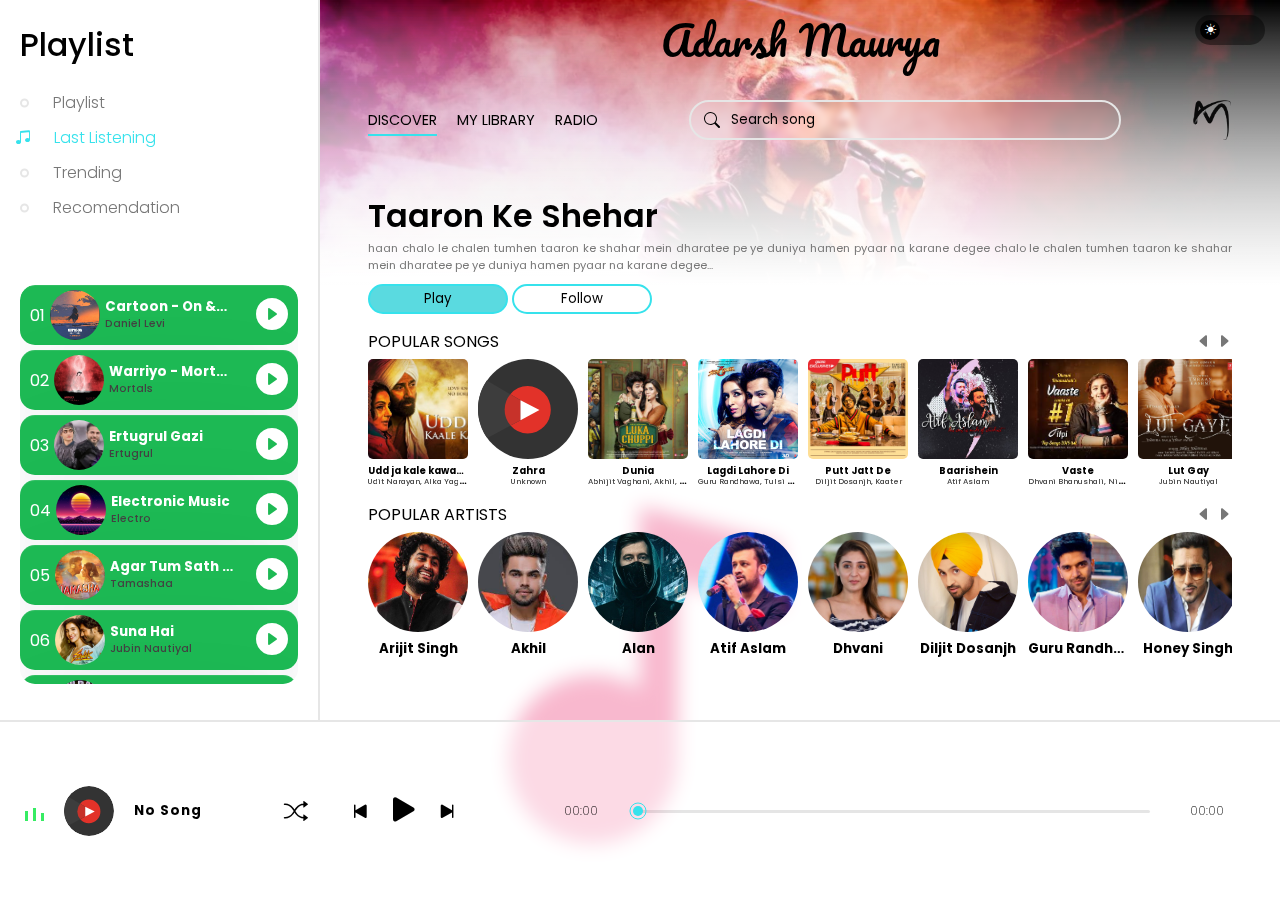
<file: index.html>
<!DOCTYPE html>
<html lang="en">

<head>
    <meta charset="UTF-8">
    <meta name="viewport" content="width=device-width, initial-scale=1.0">
    <meta name="theme-color" content="#121213">
    <title>Music Player Website</title>
    <link rel="stylesheet" href="./css/style.css">
    <link rel="icon" href="./otherImages/logo.png">
    <link rel="stylesheet" href="./css/mediaQuery.css">
    <link rel="stylesheet" href="https://cdn.jsdelivr.net/npm/bootstrap-icons@1.10.5/font/bootstrap-icons.css">
</head>

<body class="dark">
    <img src="./otherImages/bg_svg.svg" alt="" class="bg">
    <div class="container">
        <section>
            <div class="menu" id="sidebar">
                <div class="header">
                    <h1>Playlist</h1>
                    <i class="bi bi-x-lg close"></i>
                </div>
                <div class="playlists">
                    <h4><span></span><i class="bi bi-music-note-beamed"></i>
                        <p> playlist</p>
                    </h4>
                    <h4 class="active"><span></span><i class="bi bi-music-note-beamed"></i>
                        <p> Last listening</p>
                    </h4>
                    <h4><span></span><i class="bi bi-music-note-beamed"></i>
                        <p> trending</p>
                    </h4>
                    <h4><span></span><i class="bi bi-music-note-beamed"></i>
                        <p> recomendation</p>
                    </h4>
                </div>
                <div class="menu-songs">
                    <ul>
                    </ul>
                </div>
            </div>
            <div class="songs">
                <p class="createdbyname">Adarsh Maurya</p>
                <div class="dark-mode">
                    <div class="dark-btn">
                        <div class="btn">
                            <i class="bi bi-moon-stars"></i>
                            <i class="bi bi-sun-fill"></i>
                        </div>
                    </div>
                </div>
                <nav>
                    <div class="mobile-hamb">
                        <div class="one"></div>
                        <div class="two"></div>
                        <div class="three"></div>
                    </div>
                    <ul class="nav-links">
                        <li class="active2">Discover</li>
                        <li>My Library</li>
                        <li>Radio</li>
                    </ul>
                    <div class="search">
                        <i class="bi bi-search"></i>
                        <input type="text" placeholder="Search song" spellcheck="false" id="search-item">
                        <div class="result">
                            <div class="first">
                                <h2>Songs</h2>
                                <div class="song-results">
                                    <ul>
                                    </ul>
                                </div>
                            </div>
                            <div class="second">
                                <h2>Artist</h2>
                                <div class="artist-results">
                                    <ul>
                                    </ul>
                                </div>
                            </div>
                        </div>
                    </div>
                    <img src="./otherImages/logo.png" class="logo" alt="">
                </nav>
                <div class="content">
                    <h1>Taaron Ke Shehar</h1>
                    <p>haan chalo le chalen tumhen taaron ke shahar mein dharatee pe ye duniya hamen pyaar na karane
                        degee chalo le chalen tumhen taaron ke shahar mein dharatee pe ye duniya hamen pyaar na karane
                        degee...</p>
                    <div class="buttons">
                        <button>Play</button>
                        <button>Follow</button>
                    </div>
                </div>
                <div class="popular-songs popular-container">
                    <div class="upper">
                        <h4>Popular songs</h4>
                        <div class="left-right-btn">
                            <i class="bi bi-caret-left-fill"></i>
                            <i class="bi bi-caret-right-fill"></i>
                        </div>
                    </div>
                    <div class="items pop-songs">
                        <ul>
                        </ul>
                    </div>
                </div>
                <div class="popular-artist popular-container">
                    <div class="upper">
                        <h4>Popular artists</h4>
                        <div class="left-right-btn">
                            <i class="bi bi-caret-left-fill"></i>
                            <i class="bi bi-caret-right-fill"></i>
                        </div>
                    </div>
                    <div class="items pop-artist">
                        <ul>
                        </ul>
                    </div>
                </div>
            </div>
        </section>
    </div>
    <footer class="song-ctrl">
        <div class="controles">
            <div class="song-info">
                <div class="wave ">
                    <div class="wave1"></div>
                    <div class="wave1"></div>
                    <div class="wave1"></div>
                </div>
                <div class="imgandname">
                    <div class="poster-container">
                        <img src="./otherImages/music-icon.svg"  id="poster" alt="">
                    </div>
                    <h5 class="title">No Song</span></h5>
                </div>
            </div>
            <div class="icons">
                <i class="bi bi-shuffle" onclick="loop(this)"></i>
                <div class="control-icons">
                    <div class="control-icons-inner" id="no-song">
                        <i class="bi bi-skip-start-fill" style="pointer-events: none;"></i>
                        <i class="bi bi-play-fill play-and-pause" style="pointer-events: none;"></i>
                        <i class="bi bi-skip-end-fill" style="pointer-events: none;"></i>
                    </div>
                </div>
            </div>
        </div>
        <div class="tracker">
            <span id="currentStart">00:00</span>
            <div class="bar">
                <input type="range" id="seek" min="0" value="0" max="100">
                <div class="bar1" id="bar1"></div>
            </div>
            <span id="currentEnd">00:00</span>
        </div>
        <div class="vol">
            <input type="range" id="seek" min="0" max="100">
            <div class="bar2" id="bar2"></div>
            <i class="bi bi-volume-down-fill"></i>
        </div>
    </footer>
    <div class="customAlert">
        <div class="alert">
            <i class="bi bi-x-lg close"></i>
            <span class="message"></span>
        </div>
    </div>
    <script src="./javascript/comman.js"></script>
    <script src="./javascript/script.js"></script>
</body>

</html>
</file>
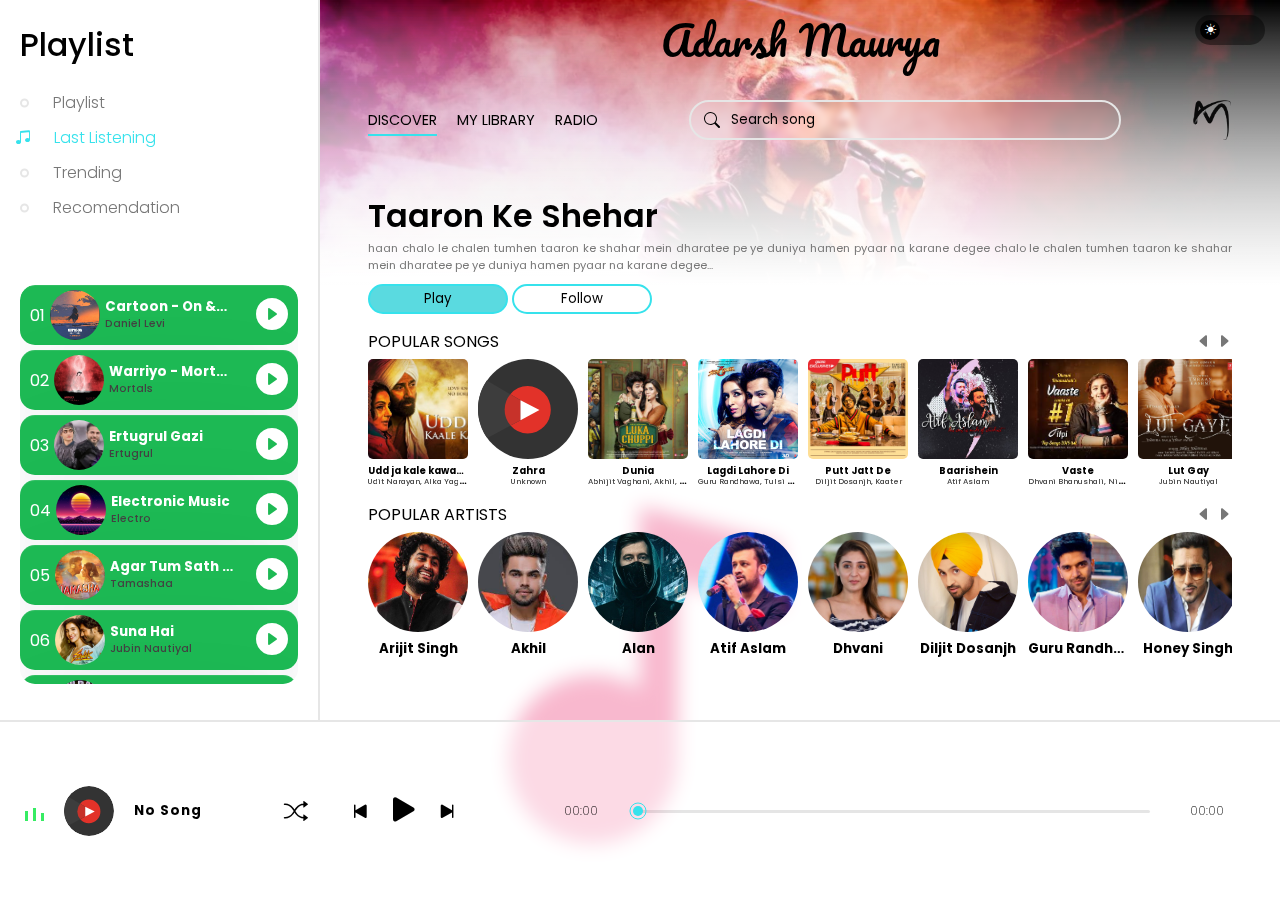
<file: allsongsfromartist.html>
<!DOCTYPE html>
<html lang="en">

<head>
    <meta charset="UTF-8">
    <meta name="viewport" content="width=device-width, initial-scale=1.0">
    <meta name="theme-color" content="#121213">
    <title>Music Player Website</title>
    <link rel="stylesheet" href="./css/style.css">
    <link rel="icon" href="./otherImages/logo.png">
    <link rel="stylesheet" href="./css/mediaQuery.css">
    <link rel="stylesheet" href="./css/allsongsfromartist.css">
    <link rel="stylesheet" href="https://cdn.jsdelivr.net/npm/bootstrap-icons@1.10.5/font/bootstrap-icons.css">
</head>

<body class="dark">
    <img src="./otherImages/bg_svg.svg" alt="" class="bg">
    <div class="container">
        <section>
            <div class="menu">
                <div class="header">
                    <h1>Playlist</h1>
                    <i class="bi bi-x-lg close"></i>
                </div>
                <div class="playlists">
                    <h4><span></span><i class="bi bi-music-note-beamed"></i>
                        <p> playlist</p>
                    </h4>
                    <h4 class="active"><span></span><i class="bi bi-music-note-beamed"></i>
                        <p> Last listening</p>
                    </h4>
                    <h4><span></span><i class="bi bi-music-note-beamed"></i>
                        <p> trending</p>
                    </h4>
                    <h4><span></span><i class="bi bi-music-note-beamed"></i>
                        <p> recomendation</p>
                    </h4>
                </div>
            </div>
            <div class="songs">
                <img src="./img/white.jpg" class="backimg" alt="">
                <div class="img-overlay"></div>
                <div class="dark-mode">
                    <div class="dark-btn">
                        <div class="btn">
                            <i class="bi bi-moon-stars"></i>
                            <i class="bi bi-sun-fill"></i>
                        </div>
                    </div>
                </div>
                <div class="mobile-hamb">
                    <div class="one"></div>
                    <div class="two"></div>
                    <div class="three"></div>
                </div>
                <div class="artist-info">
                    <img src="./img/white.jpg" class="img-artist" alt="">
                    <p class="name-artist"></p>
                </div>
                <div class="artist-songs">
                    <h3>Songs</h3>
                    <div class="song-table">
                        <table>
                            
                        </table>
                    </div>
                </div>
            </div>
        </section>
    </div>
    <footer class="song-ctrl">
        <div class="controles">
            <div class="song-info">
                <div class="wave ">
                    <div class="wave1"></div>
                    <div class="wave1"></div>
                    <div class="wave1"></div>
                </div>
                <div class="imgandname">
                    <div class="poster-container">
                        <img src="./otherImages/music-icon.svg"  id="poster" alt="">
                    </div>
                    <h5 class="title">No Song</span></h5>
                </div>
            </div>
            <div class="icons">
                <i class="bi bi-shuffle" onclick="loop(this)"></i>
                <div class="control-icons">
                    <div class="control-icons-inner" id="no-song">
                        <i class="bi bi-skip-start-fill" style="pointer-events: none;"></i>
                        <i class="bi bi-play-fill play-and-pause" style="pointer-events: none;"></i>
                        <i class="bi bi-skip-end-fill" style="pointer-events: none;"></i>
                    </div>
                </div>
            </div>
        </div>
        <div class="tracker">
            <span id="currentStart">00:00</span>
            <div class="bar">
                <input type="range" id="seek" min="0" value="0" max="100">
                <div class="bar1" id="bar1"></div>
            </div>
            <span id="currentEnd">00:00</span>
        </div>
        <div class="vol">
            <input type="range" id="seek" min="0" max="100">
            <div class="bar2" id="bar2"></div>
            <i class="bi bi-volume-down-fill"></i>
        </div>
        <div id="loader">
            Buffering...
        </div>
    </footer>
    <div class="customAlert">
        <div class="alert">
            <i class="bi bi-x-lg close"></i>
            <span class="message"></span>
        </div>
    </div>
    <script src="https://code.jquery.com/jquery-3.7.0.min.js" integrity="sha256-2Pmvv0kuTBOenSvLm6bvfBSSHrUJ+3A7x6P5Ebd07/g=" crossorigin="anonymous"></script>
    <script src="javascript/comman.js"></script>
    <script src="javascript/allsongsfromartist.js"></script>
</body>

</html>
</file>
<file: css/style.css>
@import url('https://fonts.googleapis.com/css2?family=Poppins:wght@100;200;300;400;500;600;700;800;900&display=swap');
@import url('https://fonts.googleapis.com/css2?family=Pacifico&display=swap');

* {
    margin: 0;
    font-family: 'Poppins', sans-serif;
    padding: 0;
    box-sizing: border-box;
}

:root {
    --textcolor1: #000000;
    --imgbg: white;
    --footerbg: #ffffffd5;
    --color: white;
    /* --color2: #36ec63; */
    --color2: #1db954;
    --textcolor2: #777777;
    --bg: #e2e2e3;
    --menubg: #ffffffaf;
    --songbg: #ffffffaf;
    --playerctrl: #ffffffaf;
    --border: rgb(230, 230, 230);
    --playborder: rgba(0, 0, 0, 0.1);
    --darkbtnbg: #0101016e;
    --menuSongSubtitle: #424242;
    --Subtitle: #a5a5a5;
    --result: #ffffffe0;
}

ul li {
    list-style: none;
}

body.dark {
    --playborder: rgba(255, 255, 255, 0.1);
    --darkbtnbg: #fafafa6e;
    --footerbg: #000000d5;
    --imgbg: #070d16;
    --textcolor1: #ffffff;
    --color: black;
    --menubg: #111727af;
    --songbg: #0b1320af;
    --playerctrl: #111727af;
    --border: rgba(255, 255, 255, 0.1);
    --bg: #121213;
    --result: #000000e0;
}

.dark-mode {
    z-index: 10;
    position: fixed;
    top: 15px;
    right: 15px;
    color: var(--textcolor1);
}

.dark-btn {
    cursor: pointer;
    position: relative;
    height: 30px;
    width: 70px;
    background-color: var(--darkbtnbg);
    border-radius: 30px;
}

.dark-btn .btn {
    font-size: 0.7em;
    color: var(--color);
    display: flex;
    justify-content: center;
    align-items: center;
    height: 20px;
    width: 20px;
    background: var(--textcolor1);
    position: absolute;
    top: 50%;
    transform: translateY(-50%);
    left: 5px;
    border-radius: 50%;
    transition: left 0.7s ease;
}

body.dark .dark-btn .btn {
    left: 65%;
}

body.dark .bi-moon-stars {
    display: inline-block;
}

body.dark .bi-sun-fill {
    display: none;
}

body .bi-sun-fill {
    display: inline-block;
}

body .bi-moon-stars {
    display: none;
}

body {
    position: relative;
    background: var(--color);
    height: 100vh;
    width: 100vw;
    /* display: grid;
    place-items: center; */
}

::placeholder {
    color: var(--textcolor1);
}

::-webkit-scrollbar {
    width: 6px;
    /* Width of the scrollbar track */
}

::-webkit-scrollbar-thumb {
    background-color: var(--textcolor1);
    /* Color of the thumb */
    border-radius: 3px;
    /* Rounded corners on the thumb */
}

::-webkit-scrollbar-thumb:hover {
    background-color: #555;
    /* Color of the thumb on hover */
}

::-webkit-scrollbar-track {
    background-color: transparent;
    /* Color of the track */
}

::-webkit-scrollbar-corner {
    background-color: transparent;
    /* Color of the corner (where horizontal and vertical scrollbars meet) */
}

.bg {
    position: fixed;
    bottom: 0;
    left: 50%;
    transform: translateX(-50%);
    width: 50%;
    height: 50%;
    filter: blur(10px);
    z-index: -1;
}

.container {
    width: 100vw;
    height: 80vh;
    border-bottom: none;
}

section {
    height: 100%;
    display: flex;
    align-items: center;
}

section .menu {
    transform: translateX(0%);
    user-select: none;
    overflow: auto;
    padding: 10px 20px;
    border-right: 2px solid var(--border);
    background: var(--menubg);
    height: 100%;
    width: 25%;
}
section .songs::-webkit-scrollbar {
    display: none;
}

section .songs {
    background: var(--songbg);
    height: 100%;
    width: 75%;
}

footer {
    border-top: 2px solid var(--border); 
    background: var(--footerbg);
    /* backdrop-filter: blur(10px); */
    height: 20vh;
    width: 100vw;
    z-index: 12;
}

.menu h1 {
    font-weight: 500;
}

.menu .header {
    height: 10%;
    display: flex;
    color: var(--textcolor1);
    align-items: center;
    justify-content: space-between;
}

.menu .header .bi {
    display: none;
    font-size: 1.5em;
    cursor: pointer;
}

.menu .playlists {
    margin-top: 10px;
    height: 25%;
}

.menu .playlists h4 {
    color: var(--textcolor2);
    cursor: pointer;
    padding-bottom: 10px;
    text-transform: capitalize;
    font-weight: 300;
    transition: 0.3s linear;
    display: flex;
    align-items: center;
    gap: 3px;
}

.menu .playlists h4:hover {
    color: var(--textcolor1);
}

.menu .playlists h4 span {
    position: relative;
    margin-right: 30px;
}

.menu .playlists h4 span::before {
    content: '';
    position: absolute;
    top: 50%;
    transition: 0.3s linear;
    transform: translateY(-50%);
    left: 0;
    height: 5px;
    width: 5px;
    border: 2px solid var(--border);
    border-radius: 50%;

}

.menu .playlists h4:hover span::before {
    border-color: var(--textcolor1);
}

.menu .playlists h4.active {
    color: #36e2ec;
}

.menu .playlists h4.active span {
    display: none;
}

.menu .playlists h4 .bi {
    display: none;
}

.menu .playlists h4.active .bi {
    display: inline-block;
    margin-left: -5px;
    margin-right: 20px;
}

.menu .menu-songs {
    margin-top: 20px;
    max-height: 57%;
    overflow: auto;
    color: var(--textcolor1);
    border-radius: 15px;
}

.menu-songs::-webkit-scrollbar {
    display: none;
}

.menu-songs ul .list,
.song-results ul .search-result-song {
    user-select: none;
    list-style: none;
    display: flex;
    justify-content: space-between;
    align-items: center;
    padding: 5px 10px;
    border-radius: 15px;
    cursor: pointer;
    margin-bottom: 5px;
    color: var(--color);
    background-color: var(--color2);
    transition: background-color 0.3s linear, color 0.3s linear;
    box-shadow: rgba(255, 255, 255, 0.1) 0px 1px 1px 0px inset, rgba(50, 50, 93, 0.25) 0px 50px 100px -20px, rgba(0, 0, 0, 0.3) 0px 30px 60px -30px;
}
.song-results ul .search-result-song{
    margin: unset;
    margin-bottom: 10px;
}
.hover {
    color: var(--textcolor1) !important;
    background-color: var(--color) !important;

}
.menu-songs ul .list .bi,
.song-results ul .search-result-song .bi {
    font-size: 2em;
}

.menu-songs ul .list div:first-child ,
.song-results ul .search-result-song div:first-child{
    width: 80%;
    display: flex;
    align-items: center;
    gap: 5px;
}

.title {
    display: inline-block;
    width: 60%;
    line-height: 16px;
    overflow: hidden;
    text-overflow: ellipsis;
    white-space: nowrap;
}

.subtitle {
    text-transform: capitalize;
    font-size: 0.8em;
    font-weight: 500;
    color: var(--menuSongSubtitle);
}

.menu-songs ul .list div:first-child img,
.song-results ul .search-result-song div:first-child img {
    width: 50px;
    height: 50px;
    border-radius: 50%;
    object-fit: cover;
}

.spining {
    animation: spin 4s linear infinite;
}

@keyframes spin {
    100% {
        transform: rotate(360deg);
    }
}

footer {
    user-select: none;
    display: flex;
    align-items: center;
    padding: 20px;
    color: var(--textcolor1);
}

footer .controles {
    width: 40%;
    display: flex;
    align-items: center;
}
footer .controles .song-info{
    display: flex;
    align-items: center;
}

footer .tracker {
    pointer-events: none;
    margin-left: 20px;
    display: flex;
    align-content: center;
    justify-content: space-around;
    width: 60%;
    display: flex;
    align-items: center;
}

footer .wave {
    display: flex;
    align-items: flex-end;
    justify-content: center;
    background: transparent;
    margin-right: 20px;
    height: 20px;
}

footer .wave .wave1 {
    width: 3px;
    height: 10px;
    margin-left: 5px;
    background-color: #36ec63;
    animation: unset;
}

footer .wave .wave1:nth-child(2) {
    height: 13px;
    animation-delay: 0.4s;
}

footer .wave .wave1:nth-child(3) {
    animation-delay: 0.16s;
    height: 8px;
}

footer .active1 .wave1 {
    animation: wave 0.5s linear alternate infinite;
}

footer .active1 .wave1:nth-child(2) {
    animation-delay: 0.4s;
}

footer .active1 .wave1:nth-child(3) {
    animation-delay: 0.16s;
}

@keyframes wave {
    0% {
        height: 10px;
    }

    50% {
        height: 20px;
    }

    100% {
        height: 10px;
    }
}

footer img {
    width: 50px;
    height: 50px;
    border-radius: 50%;
    object-fit: cover;
}

footer .title {
    width: 150px;
    letter-spacing: 1px;
}

footer .icons {
    font-size: 1.5em;
    display: flex;
    gap: 10px;
    align-items: center;
    justify-content: end;
}

footer .icons .bi:nth-child(1) {
    margin-right: 0px;
}

footer .icons .bi:nth-child(2) {
    font-size: 1.8em;
}

footer .icons .control-icons,footer .icons .control-icons-inner{
    display: flex;
    align-items: center;
}
footer .icons .control-icons-inner{
    gap: 10px;
    margin-left: 30px;
}

footer .icons .bi:hover {
    cursor: pointer;
}

#currentStart,
#currentEnd {
    display: inline-block;
    font-weight: 200;
    width: 100px;
    text-align: center;
    font-size: 0.8em;
}

.bar {
    border-radius: 3px;
    position: relative;
    width: 70%;
    height: 3px;
    background-color: var(--playborder);
}

.bar1 {
    border-radius: 3px;
    position: relative;
    top: 0;
    left: 0;
    height: 100%;
    width: 0%;
    background-color: #36e2ec;
}

.bar input {
    position: absolute;
    top: 50%;
    transform: translateY(-50%);
    left: -1px;
    width: 100%;
    z-index: 1;
    opacity: 0;
    cursor: pointer;
}

.bar1::after,
.bar1::before,
.bar2::after,
.bar2::before {
    content: '';
    position: absolute;
    height: 10px;
    width: 10px;
    background: #36e2ec;
    top: 50%;
    right: 0%;
    transform: translate(50%, -50%);
    border-radius: 50%;
}

.bar1::before,
.bar2::before {
    height: 15px;
    width: 15px;
    background: transparent;
    border: 1px solid #36e2ec;
}

footer .vol {
    display: none;
    position: relative;
    height: 3px;
    width: 15%;
    background: var(--playborder);
    margin-left: 60px;
}

footer .vol .bar2 {
    transition: 1s linear;
    position: absolute;
    top: 0;
    left: 0;
    height: 100%;
    width: 50%;
    background-color: #36e2ec;
}

footer .vol .bi {
    position: absolute;
    top: 50%;
    left: -10%;
    transform: translate(-100%, -50%);
    font-size: 1.8em;
    cursor: pointer;
}

footer .vol input {
    position: absolute;
    width: 100%;
    top: 50%;
    left: 0;
    transform: translate(0, -50%);
    font-size: 1.8em;
    z-index: 1;
    opacity: 0;
    cursor: pointer;
}

.songs {
    user-select: none;
    position: relative;
    z-index: 2;
    overflow: auto;
}

.songs::before {
    position: absolute;
    content: '';
    background: url(../otherImages/bg3.png);
    background-size: cover;
    top: 0;
    left: 50%;
    transform: translateX(-50%);
    width: 100%;
    height: 300px;
    background-repeat: no-repeat;
    z-index: -1;
}

.songs::after {
    position: absolute;
    content: '';
    top: 0;
    left: 0;
    height: 300px;
    z-index: -1;
    width: 100%;
    background: linear-gradient(to top, var(--imgbg) 5%, rgba(0, 0, 0, 0) 100%);
}

.mobile-hamb {
    cursor: pointer;
    display: none;
    height: 25px;
    width: 30px;
    position: absolute;
    top: 25px;
    left: 0;
    flex-direction: column;
    align-items: center;
    justify-content: space-between;
}

.mobile-hamb .one,
.mobile-hamb .two,
.mobile-hamb .three {
    border-radius: 2px;
    height: 3px;
    width: 100%;
    background: var(--textcolor1);
}

.songs nav {
    transition: margin 0.6s ease;
    position: relative;
    height: 20%;
    width: 90%;
    margin: 5% auto 0;
    display: flex;
    align-items: center;
    justify-content: space-between;
}

.songs nav .nav-links {
    display: flex;
    align-items: center;
}

.songs nav .nav-links li {
    user-select: none;
    text-align: center;
    position: relative;
    font-size: 0.9em;
    list-style: none;
    color: black;
    text-transform: uppercase;
    cursor: pointer;
    margin-right: 20px;
    transition: 0.3s ease;
}

.songs nav .nav-links li:hover,
.songs nav .nav-links li.active2 {
    color: var(--textcolor1);
}

.songs nav .nav-links li:hover::after,
.songs nav .nav-links li.active2::after {
    position: absolute;
    width: 100%;
    bottom: -5px;
    left: 0;
    content: '';
    height: 2px;
    background: #36e2ec;
}

.search {
    position: relative;
    width: 50%;
    height: 40px;
}

.search input {
    position: absolute;
    top: 0;
    left: 0;
    border: none;
    outline: none;
    padding: 0 10px;
    padding-left: 40px;
    color: var(--textcolor1);
    background: transparent;
    height: 100%;
    backdrop-filter: blur(3px);
    width: 100%;
    border: 2px solid var(--border);
    border-radius: 40px;
}
.result{
    opacity: 0;
    padding: 10px;
    border-radius: 10px;
    position: absolute;
    top: 120%;
    width: 100%;
    height: 300px;
    z-index: -1;
    color: var(--textcolor1);
    background-color: var(--result);
    backdrop-filter: blur(11px);
    overflow: auto;
    scroll-behavior: smooth;
    transition: opacity 0.5s ease,z-index 0.5s ease;
}
.result::-webkit-scrollbar{
    display: none;
}
.result h2{
     font-size: 1.5em;
     text-transform: uppercase;
     letter-spacing: 2px;
     margin-bottom: 10px;
}
.result .second h2{
    margin-top: 20px;
}

.song-results ul .search-result-song{
    width: 100%;
    height: 100%;
    font-size: 1.3em;
}
.song-results ul .search-result-song .title{
    width: unset;
}
.artist-results .search-result-artist
{
    margin-bottom: 10px;
    padding: 0 20px;
    display: flex;
    align-items: center;
    justify-content: space-between;
}
.artist-results .search-result-artist p{
    margin-left: 5px;
    text-align: center;
}
.artist-results .search-result-artist button{
    cursor: pointer;
    background-color: transparent;
    color: var(--textcolor1);
    outline: none;
    text-transform: capitalize;
    padding: 5px 20px;
    border-radius: 10px;
    border: 2px solid var(--textcolor1);
    transition: color 0.5s ease,background-color 0.5s ease;
}
.artist-results .search-result-artist button:hover{
    background-color: var(--textcolor1);
    color: var(--color);
}
.artist-results .search-result-artist img{
    width: 50px;
    height: 50px;
    border-radius: 50%;
    object-fit: cover;
}
.search .bi:nth-child(1) {
    position: absolute;
    top: 50%;
    left: 15px;
    color: var(--textcolor1);
    z-index: 1;
    transform: translateY(-50%);
}

.songs nav img {
    width: 40px;
    height: 40px;
    object-fit: contain;
}

.content {
    width: 90%;
    height: auto;
    color: var(--textcolor1);
    margin: auto;
}

.content h1 {
    text-transform: capitalize;
    font-weight: 600;
    font-size: 2em;
}

.content p {
    color: var(--textcolor2);
    font-size: .7em;
    text-align: justify;
}

.buttons {
    margin-top: 10px;
}

.buttons button {
    margin-bottom: 5px;
    outline: none;
    width: 140px;
    color: var(--textcolor1);
    height: 30px;
    border-radius: 30px;
    border: 2px solid #36e2ec;
    background-color: #5adae0;
    cursor: pointer;
    transition: 0.5s ease;
}

.buttons button:hover {
    background: transparent;
}

.buttons button:nth-child(2) {
    background: transparent;
}

.buttons button:nth-child(2):hover {
    background: #5adae0;
}

.popular-container {
    width: 90%;
    color: var(--textcolor1);
    margin: 10px auto;
}

.popular-container .upper {
    display: flex;
    align-items: center;
    justify-content: space-between;
}

.popular-container .upper h4 {
    font-weight: 400;
    text-transform: uppercase;
}

.popular-container .upper .left-right-btn .bi {
    cursor: pointer;
    color: var(--textcolor2);
    transition: color 0.5 ease;
}

.popular-container .upper .left-right-btn .bi:hover {
    color: var(--textcolor1);
}

.popular-container .items {
    padding: 5px 5px 5px 0;
    height: auto;
    overflow: auto;
    scroll-behavior: smooth;
}

.popular-container .items ul {
    display: flex;
    width: 100%;
    height: 100%;
    align-items: center;
}

.popular-container .items::-webkit-scrollbar {
    display: none;
}

.items .list:not(:nth-child(1)),
.items .artist-list:not(:nth-child(1)) {
    margin-left: 10px;
}

.items .list .song {
    height: 85%;
    width: 100px;
    position: relative;
}
.playsong:hover{
    cursor: pointer;
}
.items .list:hover img {
    filter: brightness(59%);
}
.items .list .bi {
    color: white;
    position: absolute;
    top: 50%;
    left: 50%;
    font-size: 2em;
    transform: translate(-50%, -50%);
    opacity: 0;
    transition: opacity 0.5s ease;
}
.song-list .subtitle{
    color: var(--menuSongSubtitle)!important;
}
.items .artist-list {
    width: 100px;
}

.items .artist-list .title {
    width: 100%;
    text-align: center;
}

.items .artist-list img {
    width: 100px;
    height: 100px;
    object-fit: cover;
    border-radius: 50%;
}

.items .list img {
    width: 100px;
    height: 100px;
    object-fit: cover;
    border-radius: 5px;
    transition: filter 0.5s ease;
}

.items .list:hover .bi {
    opacity: 1;
}



.items .list .title {
    height: 15%;
    font-size: 0.6em;
    text-align: center;
    width: 100px;
    line-height: 10px;
    display: block;
    overflow: hidden;
    text-overflow: ellipsis;
    white-space: nowrap;
}

body.dark .logo {
    filter: invert(0%);
}

body .logo {
    filter: invert(100%);
}

.createdbyname{
    transition: font-size 0.6s ease;
    position: absolute;
    top: 5px;
    left: 50%;
    transform: translateX(-50%);
    color: var(--textcolor1);
    font-weight: 500;
    font-family: 'Pacifico', cursive;
    font-size: 2.5em;
    white-space: nowrap;
}

#loader {
    margin-left: 20px;
    display: none;
}
.customAlert{
    opacity: 0;
    z-index: -10;
    position: fixed;
    top: 0;
    height: 100vh;
    width: 100vw;
    display: flex;
    backdrop-filter: blur(4px);
    justify-content: center;
    padding: 5px;
    transition: opacity 0.5s ease, z-index 0.5s ease;
}
.customAlert .alert{
    transition: transform 0.5s ease;
    position: relative;
    background-color: white;
    width: 350px;
    height: 200px;
    color: black;
    display: flex;
    align-items: center;
    justify-content: center;
    border-radius: 10px;
    font-size: 1em;
    text-align: center;
    transform: translateY(-105%);
}
.customAlert .alert .bi{
    position: absolute;
    top: 15px;
    right: 15px;
    font-size: 1.5em;
    border: 2px solid black;
    height: 40px;
    width: 40px;
    line-height: 40px;
    text-align: center;
    border-radius: 5px;
    cursor: pointer;
}
.imgandname{
    display: flex;
    align-items: center;
}
.imgandname .subtitle{
    color: var(--textcolor2);
}
#poster{
    display: inline-block;
    transition: width 0.3s ease, height 0.3s ease;
}
.poster-container{
    position: relative;
    display: inline-block;
    display: flex;
    align-items: center;
    justify-content: center;
    width: 50px;
    height: 50px;
    margin-right: 20px;
}

.poster-container.loading::after{
    border: 3px solid #1db954c7;
    border-left-color: transparent;
    border-bottom-color:transparent;
    height: 130%;
    width: 130%;
    border-radius: 50%;
    content: '';
    position: absolute;
    animation: circ-anim 3s linear infinite; 
}
.poster-container.loading::before{
    border: 3px solid #1db954;
    border-left-color: transparent;
    border-bottom-color:transparent;
    height: 110%;
    width: 110%;
    border-radius: 50%;
    content: '';
    position: absolute;
    animation: circ-anim 1.5s reverse linear infinite; 
}
@keyframes circ-anim {
    from {
      transform: rotate(0);
    }
    to {
      transform: rotate(360deg);
    }
}
</file>
<file: css/mediaQuery.css>
@media screen and (max-width: 950px) {
    .result{
        left: 50%;
        transform: translateX(-50%);
    
        width: 80vw;
    }
    
    .songs nav {
        margin: 9% auto 0;
    }
    .mobile-hamb,.logo {
        top: 27px;
    }
    .container {
        width: 100vw;
        height: 100vh;
    }
    section {
        height: calc(100% - 110px);
        position: relative;
    }

    section .menu {
        padding: 20px;
        transform: translateX(-103%);
        position: absolute;
        width: 320px;
        z-index: 99;
        background-color: var(--footerbg);
        backdrop-filter: blur(10px);
        transition: transform 0.3s ease;
    }

    section .menu.show {
        transform: translateX(0%);
    }

    section .songs {
        width: 100%;
    }

    footer {
        border-top: 2px solid var(--border);
        padding-top: 5px;
        z-index: 100;
        width: 100%;
        height: 120px;
        position: fixed;
        background: var(--imgbg);
        /* backdrop-filter: blur(5px); */
        bottom: -1%;
        left: 0;
        flex-direction: column;
        align-items: flex-start;
        gap: 15px;
    }
    footer .controles,
    footer .tracker {
        margin: unset!important;
        width: 100%;
    }
    
    
    .poster-container{
        width: 30px;
        height: 30px;
    }
    .poster-container.loading::after{
        width: 140%;
        height: 140%;
    }
    
    footer .controles .title {
        font-size: 0.9em;
    }
    
    footer .controles {
        font-size: 0.9em;
        justify-content: space-between;
    }

    footer .controles .icons {
        width: 40%;
        font-size: 1.4em;
    }
    footer .controles .song-info {
        width: 60%;
        height: 100%;
    }

    .logo {
        position: absolute;
        top: 25px;
        right: 0;
    }

    .songs nav {
        flex-direction: column;
        justify-content: space-evenly;
    }

    .songs nav .search {
        width: 60%;
        font-size: 0.7em;
    }

    .songs nav .search .bi {
        font-size: 1.5em;
        left: 16px;
    }

    .menu .header .bi {
        display: inline-block;
    }

    .mobile-hamb {
        display: flex;
    }

    .songs nav .nav-links li {
        font-size: 0.8em;
        letter-spacing: 1px;
        font-size: bold;
    }

    .songs {
        border-radius: unset;
    }

    footer .icons .control-icons-inner {
        margin: unset;
    }
}

@media screen and (max-width: 425px) {
    footer .controles .title {

        width: 100px!important;
    }
}

@media screen and (max-width: 375px) {
    footer .controles .title {
        width: 20x !important;
    }
    .songs nav .nav-links li {
        font-size: 0.6em;
        letter-spacing: unset;
        font-size: bold;
    }
}

@media screen and (max-width: 320px) {
    footer .icons .control-icons-inner {
        gap: unset;
    }

    footer .controles .icons {
        font-size: 1.4em;
    }

    footer .controles .title {
        width: 80px !important;
    }
    

}

@media screen and (max-width: 1127px) {
    footer .icons .control-icons-inner{
        margin: unset;
    }
    footer .tracker{
        margin-left: 50px;
    }
    .artist-songs table tr td:nth-child(2) {
        max-width: 150px;
    }
}
@media screen and (max-width: 550px) {
    .createdbyname{
        font-size: 1.5em;
    }
}
</file>
<file: css/allsongsfromartist.css>
@import url('https://fonts.googleapis.com/css2?family=Pacifico&display=swap');

.songs {
    padding: 20px;
    padding-top: 80px;
}

.img-artist {
    width: 150px;
    height: 150px;
    box-shadow: rgb(255 255 255 / 64%) 0px 1px 1px 0px inset, rgb(50 50 93 / 53%) 0px 50px 100px -20px, rgb(0 0 0 / 69%) 0px 30px 60px -30px;
    object-fit: cover;
    border-radius: 50%;
    transition: height 0.6s ease,width 0.6s ease;
}

.mobile-hamb {
    cursor: pointer;
    top: 20px;
    left: 10px;
}

.songs::before,
.songs::after {
    background: unset;
}

.songs .backimg {
    position: absolute;
    background-size: cover;
    top: 0;
    left: 50%;
    transform: translateX(-50%);
    width: 100%;
    height: 500px;
    object-fit: cover;
    z-index: -1;
}

.songs .img-overlay {
    position: absolute;
    backdrop-filter: blur(3px);
    top: 0;
    left: 0;
    height: 505px;
    z-index: -1;
    width: 100%;
    background: linear-gradient(to top, var(--imgbg) 10%, rgba(0, 0, 0, 0.308) 90%);
}

.bg {
    display: none;
}

.artist-info {
    display: flex;
    align-items: center;
    justify-content: space-between;
}

.artist-info .name-artist {
    font-family: 'Pacifico', cursive;
    font-size: 3em;
    text-transform: capitalize;
    color: var(--textcolor1);
    transition: font-size 0.6s ease;
}

.artist-songs {
    margin-top: 50px;
}

.artist-songs h3 {
    font-size: 1.8em;
    color: var(--textcolor1);
}

.artist-songs table {
    width: 100%;
    color: var(--textcolor1);
}

.artist-songs table tr {
    position: relative;
    /* display: block;
    border-bottom: 2px solid var(--border); */
}

.artist-songs table tr:not(:last-child)::after {
    content: '';
    position: absolute;
    bottom: 0;
    left: 0;
    width: 100%;
    height: 3px;
    border-radius: 3px;
    background-color: var(--border);
    /* display: block;
    border-bottom: 2px solid var(--border); */
}

.artist-songs table tr td:nth-child(1) {
    font-size: 1.5em;
}

.artist-songs table tr td:nth-child(2) {
    padding-left: 10px;
    font-size: 1em;
    overflow: hidden;
    text-overflow: ellipsis;
    white-space: nowrap;
}

.artist-songs table tr td:nth-child(2) .subtitle{
    color: var(--Subtitle);
}

.artist-songs table tr td:nth-child(3) {
    text-align: end;
}

.artist-songs table tr td:nth-child(3) .bi {
    font-size: 2.5em;
    cursor: pointer;
}
.song-table{
    padding: 20px;
    margin-top: 20px;
    height: 300px;
    overflow: auto;
}

@media screen and (max-width: 537px) {
    .img-artist{
        height: 100px;
        width: 100px;
    }
    .artist-info .name-artist{
        font-size: 1.7em;
    }
}
@media screen and (max-width: 316px) {
    .artist-info .name-artist{
        font-size: 1.5em;
    }
}
</file>
